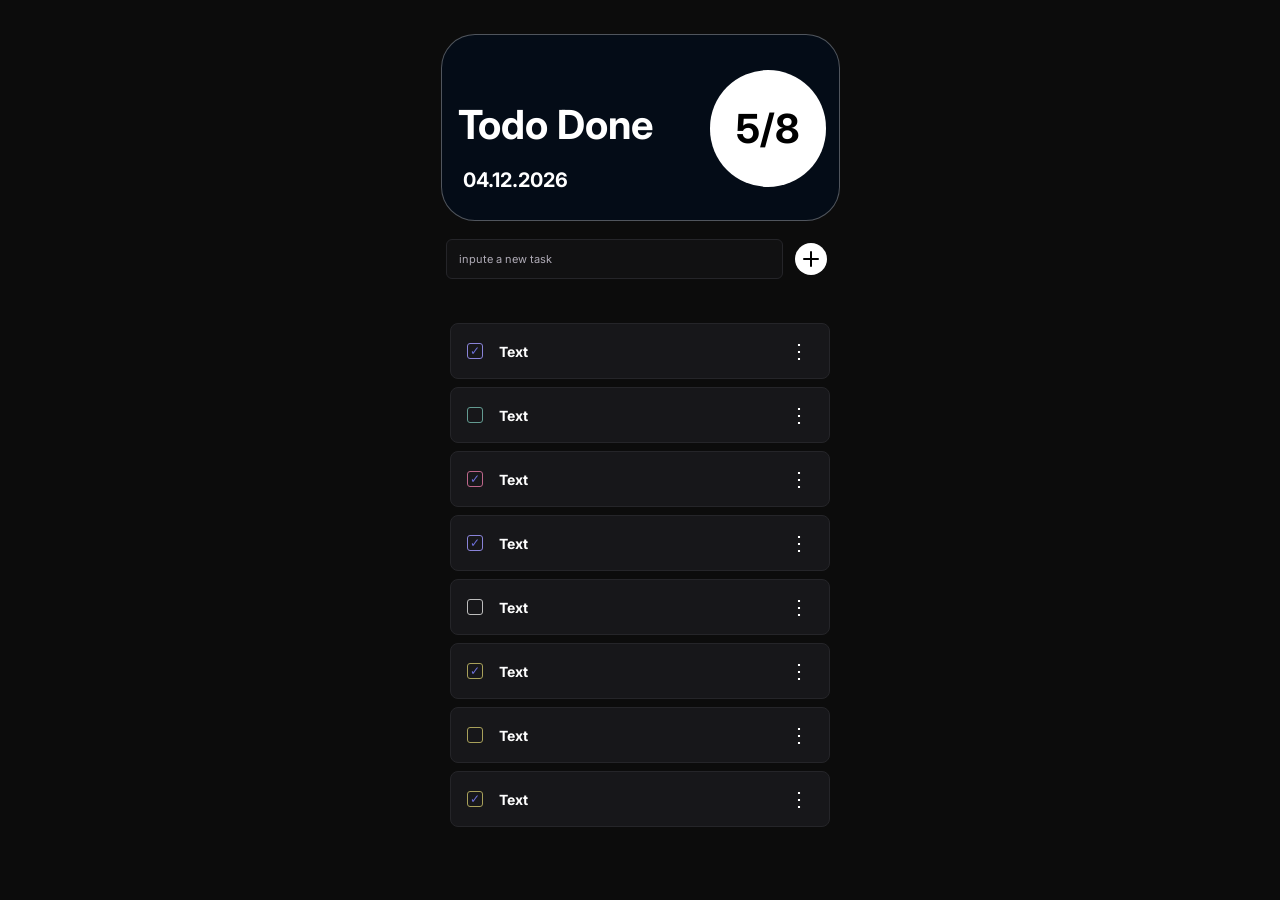
<file: index.html>
<!DOCTYPE html>
<html lang="en">
<head>
  <meta charset="UTF-8">
  <meta name="viewport" content="width=device-width, initial-scale=1.0">
  <title>EasyTask</title>
  <link rel="preconnect" href="https://fonts.googleapis.com">
  <link rel="preconnect" href="https://fonts.gstatic.com" crossorigin>
  <link href="https://fonts.googleapis.com/css2?family=Inter:wght@400;700&display=swap" rel="stylesheet">
  <style>
    * { box-sizing: border-box; margin: 0; padding: 0; }

    body {
      background: #0C0C0C;
      font-family: 'Inter', sans-serif;
      color: #FFFFFF;
    }

    /* Page: centers the design on PC */
    .page {
      min-height: 100vh;
      display: flex;
      justify-content: center;
      align-items: flex-start;
    }

    .app {
      width: 430px;
      max-width: 100%;
      padding: 34px 0 40px;
      display: flex;
      flex-direction: column;
      align-items: center;
    }

    /* Progress card */
    .progress-card {
      position: relative;
      width: 399px;
      max-width: 100%;
      height: 187px;
      background: #040C17;
      border: 1px solid rgba(255, 255, 255, 0.3);
      border-radius: 34px;
      margin-bottom: 18px;
    }
    .progress-card__title {
      position: absolute;
      left: 16px;
      top: 66px;
      font-size: 40px;
      line-height: 48px;
      font-weight: 700;
      white-space: nowrap;
    }
    .progress-card__date {
      position: absolute;
      left: 21px;
      top: 135px;
      font-size: 20px;
      line-height: 20px;
      font-weight: 700;
    }
    .progress-card__counter {
      position: absolute;
      right: 13px;
      top: 35px;
      width: 116px;
      height: 117px;
      border-radius: 500px;
      background: #FFFFFF;
      color: #000000;
      display: grid;
      place-items: center;
      font-size: 40px;
      font-weight: 700;
    }

    /* Add-task bar */
    .add-task {
      display: flex;
      align-items: center;
      gap: 12px;
      width: 389px;
      max-width: 100%;
      padding-right: 8px;
      margin-bottom: 44px;
    }
    .add-task__input {
      flex: 1 1 337px;
      min-width: 0;
      height: 40px;
      padding: 12px;
      background: #111112;
      border: 1px solid #252529;
      border-radius: 6px;
      color: #FFFFFF;
      font-family: 'Inter', sans-serif;
      font-size: 11px;
      font-weight: 400;
      outline: none;
    }
    .add-task__input::placeholder { color: #AFABB6; opacity: 1; }
    .add-task__button {
      position: relative;
      flex: 0 0 32px;
      width: 32px;
      height: 32px;
      border: 0;
      border-radius: 999px;
      background: #FFFFFF;
      cursor: pointer;
    }
    .add-task__button::before,
    .add-task__button::after {
      content: "";
      position: absolute;
      left: 8px;
      top: 15px;
      width: 16px;
      height: 2px;
      border-radius: 1px;
      background: #000000;
    }
    .add-task__button::after { transform: rotate(90deg); }

    /* Task list and rows */
    .task-list {
      list-style: none;
      display: flex;
      flex-direction: column;
      gap: 8px;
      width: 380px;
      max-width: 100%;
    }
    .task-row {
      display: flex;
      justify-content: space-between;
      align-items: center;
      width: 100%;
      height: 56px;
      padding: 16px;
      background: #17171A;
      border: 1px solid #252529;
      border-radius: 8px;
    }
    .task-row__left {
      display: flex;
      align-items: center;
      gap: 16px;
      cursor: pointer;
    }
    .task-row__checkbox {
      -webkit-appearance: none;
      appearance: none;
      display: grid;
      place-items: center;
      width: 16px;
      height: 16px;
      margin: 0;
      background: transparent;
      border: 1px solid var(--c, #BDBDBD);
      border-radius: 3px;
      cursor: pointer;
    }
    .task-row__checkbox:checked::after {
      content: "\2713";
      font-size: 12px;
      line-height: 1;
      color: #6D70D9;
    }
    .task-row__text {
      font-size: 14px;
      font-weight: 700;
      color: #FFFFFF;
    }
    .task-row__menu {
      background: none;
      border: 0;
      padding: 0 4px;
      font-size: 20px;
      line-height: 1;
      color: #FFFFFF;
      cursor: pointer;
    }
  </style>
</head>
<body>
  <main class="page">
    <div class="app">

      <section class="progress-card">
        <h1 class="progress-card__title">Todo Done</h1>
        <p class="progress-card__date" id="date">12.09.2025</p>
        <div class="progress-card__counter"><span id="counter">5/8</span></div>
      </section>

      <div class="add-task">
        <input class="add-task__input" id="task-input" type="text" placeholder="inpute a new task">
        <button class="add-task__button" id="add-button" type="button" aria-label="Add task"></button>
      </div>

      <ul class="task-list" id="task-list"></ul>

    </div>
  </main>

  <script>
    const taskList = document.getElementById('task-list');
    const taskInput = document.getElementById('task-input');
    const addButton = document.getElementById('add-button');
    const counter = document.getElementById('counter');
    const dateEl = document.getElementById('date');

    // Starting rows, same ticks and border colors as the Figma design
    const startRows = [
      [true,  '#8983D8'], [false, '#639B91'], [true,  '#BD668A'], [true,  '#8983D8'],
      [false, '#BDBDBD'], [true,  '#A8A05A'], [false, '#A8A05A'], [true,  '#A8A05A']
    ];

    function makeRow(text, checked, color) {
      const row = document.createElement('li');
      row.className = 'task-row';

      const label = document.createElement('label');
      label.className = 'task-row__left';

      const box = document.createElement('input');
      box.type = 'checkbox';
      box.className = 'task-row__checkbox';
      box.checked = checked;
      if (color) box.style.setProperty('--c', color);

      const span = document.createElement('span');
      span.className = 'task-row__text';
      span.textContent = text;

      label.append(box, span);

      const menu = document.createElement('button');
      menu.type = 'button';
      menu.className = 'task-row__menu';
      menu.setAttribute('aria-label', 'Task options');
      menu.innerHTML = '&#8942;';

      row.append(label, menu);
      return row;
    }

    function updateCounter() {
      const all = taskList.querySelectorAll('input[type="checkbox"]').length;
      const done = taskList.querySelectorAll('input[type="checkbox"]:checked').length;
      counter.textContent = done + '/' + all;
    }

    function addTask() {
      const text = taskInput.value.trim();
      if (!text) return;
      taskList.appendChild(makeRow(text, false, null));
      taskInput.value = '';
      updateCounter();
    }

    function showDate() {
      const now = new Date();
      const dd = String(now.getDate()).padStart(2, '0');
      const mm = String(now.getMonth() + 1).padStart(2, '0');
      dateEl.textContent = dd + '.' + mm + '.' + now.getFullYear();
    }

    startRows.forEach(function (r) {
      taskList.appendChild(makeRow('Text', r[0], r[1]));
    });

    addButton.addEventListener('click', addTask);
    taskInput.addEventListener('keydown', function (e) {
      if (e.key === 'Enter') addTask();
    });
    taskList.addEventListener('change', updateCounter);

    showDate();
    updateCounter();
  </script>
</body>
</html>
</file>
